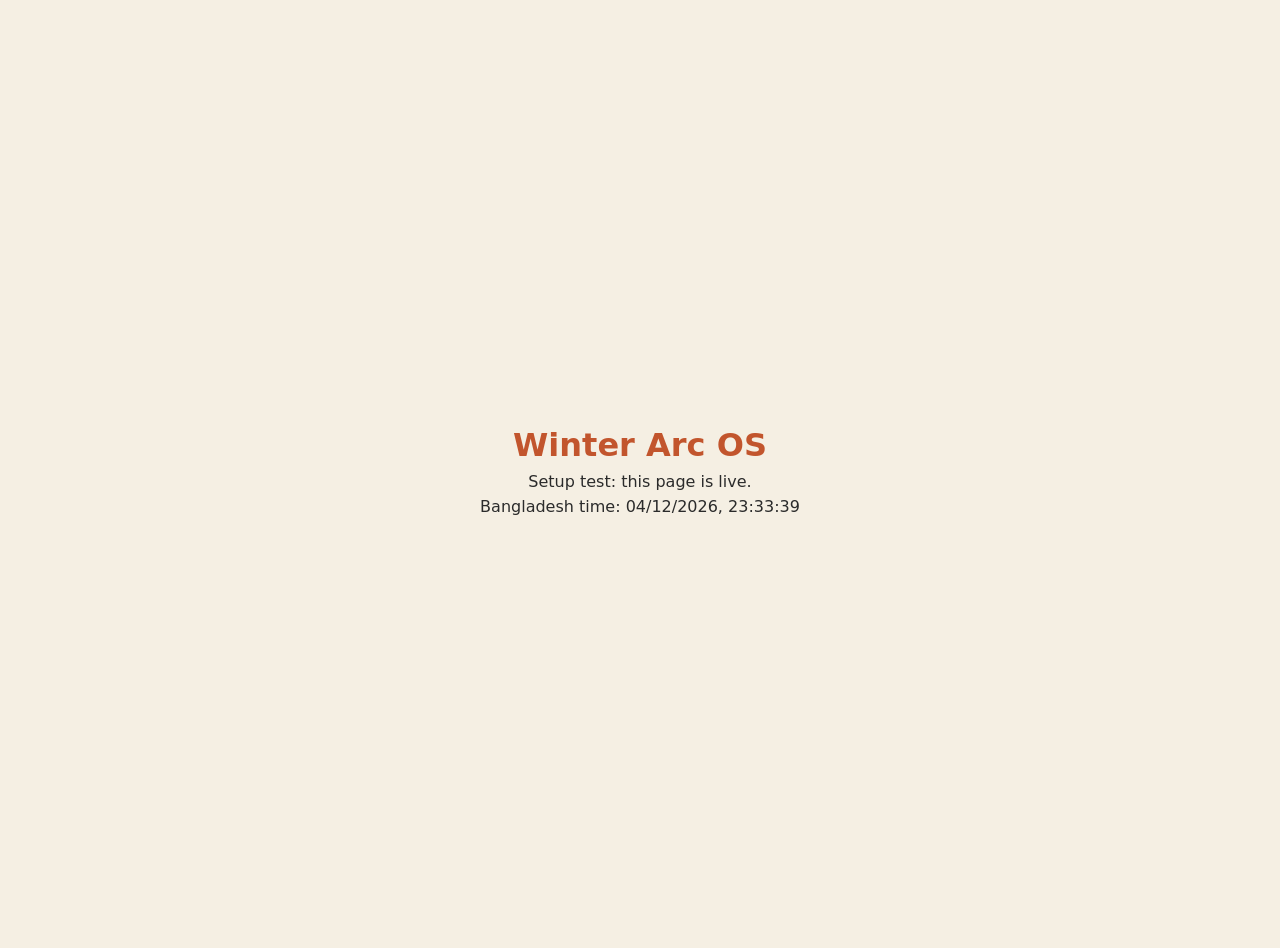
<file: index.html>
<!DOCTYPE html>
<html lang="en">
<head>
  <meta charset="UTF-8">
  <meta name="viewport" content="width=device-width, initial-scale=1">
  <title>Winter Arc OS</title>
  <style>
    body {
      margin: 0;
      min-height: 100vh;
      display: flex;
      align-items: center;
      justify-content: center;
      background: #f5efe3;
      color: #2b2b2b;
      font-family: system-ui, sans-serif;
      text-align: center;
      padding: 24px;
    }
    h1 { color: #c2552d; margin: 0 0 8px; }
    p { margin: 6px 0; }
  </style>
</head>
<body>
  <main>
    <h1>Winter Arc OS</h1>
    <p>Setup test: this page is live.</p>
    <p id="time">Loading time...</p>
  </main>
  <script>
    // Shows the current time in Bangladesh to prove JavaScript works.
    const el = document.getElementById("time");
    el.textContent = "Bangladesh time: " +
      new Date().toLocaleString("en-GB", { timeZone: "Asia/Dhaka" });
  </script>
</body>
</html>
</file>
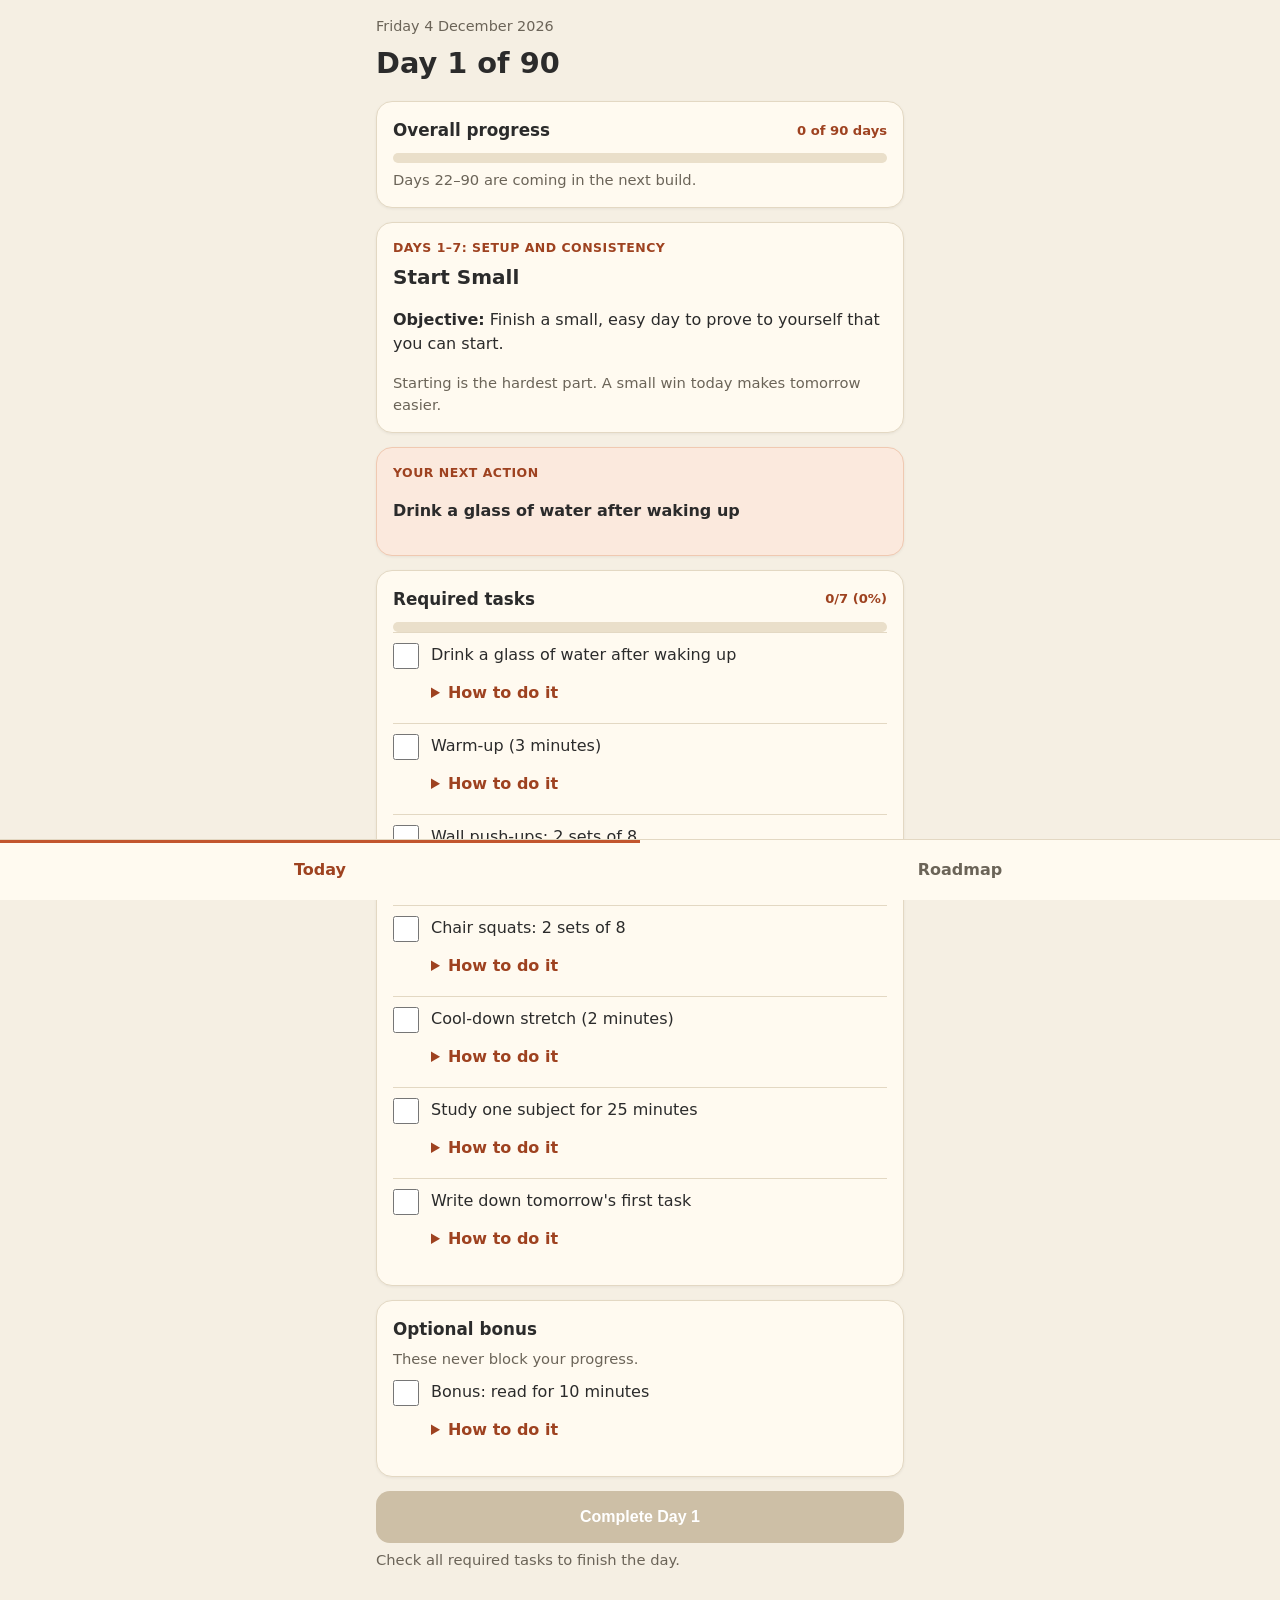
<file: public/index.html>
<!DOCTYPE html>
<html lang="en">
<head>
  <meta charset="UTF-8">
  <meta name="viewport" content="width=device-width, initial-scale=1">
  <meta name="theme-color" content="#f5efe3">
  <title>Winter Arc OS</title>
  <link rel="stylesheet" href="style.css">
</head>
<body>
  <div id="app"><noscript>Winter Arc OS needs JavaScript turned on.</noscript></div>
  <nav class="tabs" aria-label="Main">
    <button data-tab="today">Today</button>
    <button data-tab="roadmap">Roadmap</button>
  </nav>
  <div id="toast" role="status" aria-live="polite"></div>
  <!-- Order matters: data first, then helpers, then more days, then the app. -->
  <script src="data.js"></script>
  <script src="exercises.js"></script>
  <script src="exercises-2.js"></script>
  <script src="days-4-7.js"></script>
  <script src="days-8-21.js"></script>
  <script src="app.js"></script>
</body>
</html>
</file>
<file: public/style.css>
:root{--bg:#f5efe3;--card:#fffaf0;--ink:#2b2b2b;--muted:#6b6458;--accent:#c2552d;--accent-dark:#9e4220;--line:#e3d8c3}
*{box-sizing:border-box}
html{-webkit-text-size-adjust:100%}
body{margin:0;background:var(--bg);color:var(--ink);font-family:system-ui,-apple-system,"Segoe UI",Roboto,sans-serif;line-height:1.5;padding-bottom:90px}
#app{max-width:560px;margin:0 auto;padding:16px}
.date{margin:0;color:var(--muted);font-size:.9rem}
h1{margin:4px 0 16px;font-size:1.8rem}
h2{margin:4px 0 8px;font-size:1.25rem}
h3{margin:0;font-size:1.05rem}
.card{background:var(--card);border:1px solid var(--line);border-radius:16px;padding:16px;margin-bottom:14px;box-shadow:0 1px 3px rgba(0,0,0,.06)}
.card.next{background:#fbe9dd;border-color:#f0c9b1}
.phase{margin:0;color:var(--accent-dark);font-size:.78rem;font-weight:700;text-transform:uppercase;letter-spacing:.04em}
.muted{color:var(--muted);font-size:.92rem;margin:6px 0 0}
.row{display:flex;justify-content:space-between;align-items:center;gap:8px;margin-bottom:10px}
.bar{height:10px;background:#eadfca;border-radius:999px;overflow:hidden}
.bar>span{display:block;height:100%;background:var(--accent);border-radius:999px;transition:width .3s}
.task{border-top:1px solid var(--line)}
.task:first-of-type{border-top:0}
.task label{display:flex;gap:12px;align-items:flex-start;min-height:48px;padding:10px 0;cursor:pointer}
.task input{width:26px;height:26px;margin:0;flex:none;accent-color:var(--accent)}
.task input:checked+span{color:var(--muted);text-decoration:line-through}
details{margin:0 0 10px 38px}
summary{cursor:pointer;color:var(--accent-dark);font-weight:600;min-height:32px}
details p{white-space:pre-line;margin:6px 0 0;font-size:.93rem}
.btn{display:block;width:100%;min-height:52px;border:0;border-radius:14px;background:var(--accent);color:#fff;font-size:1rem;font-weight:700;padding:12px;margin-top:8px;cursor:pointer}
.btn:disabled{background:#cdbfa6;cursor:not-allowed}
.btn.secondary{background:transparent;color:var(--accent-dark);border:2px solid var(--accent)}
.day-item{display:flex;justify-content:space-between;align-items:center;gap:8px;width:100%;min-height:60px;text-align:left;font:inherit;color:inherit;background:var(--card);border:1px solid var(--line);border-radius:14px;padding:12px 16px;margin-bottom:10px;cursor:pointer}
.day-item.locked{opacity:.6}
.tag{font-size:.82rem;font-weight:700;color:var(--accent-dark)}
.tabs{position:fixed;left:0;right:0;bottom:0;display:flex;background:var(--card);border-top:1px solid var(--line);padding-bottom:env(safe-area-inset-bottom)}
.tabs button{flex:1;min-height:60px;border:0;background:none;font:inherit;font-weight:600;color:var(--muted);cursor:pointer}
.tabs button[aria-current="page"]{color:var(--accent-dark);box-shadow:inset 0 3px 0 var(--accent)}
#toast{position:fixed;left:16px;right:16px;bottom:84px;max-width:520px;margin:0 auto;background:var(--ink);color:#fff;padding:12px 16px;border-radius:12px;opacity:0;pointer-events:none;transition:opacity .2s}
#toast.show{opacity:1}
:focus-visible{outline:3px solid var(--accent);outline-offset:2px}
@media (prefers-reduced-motion:reduce){*{transition:none!important}}
</file>
